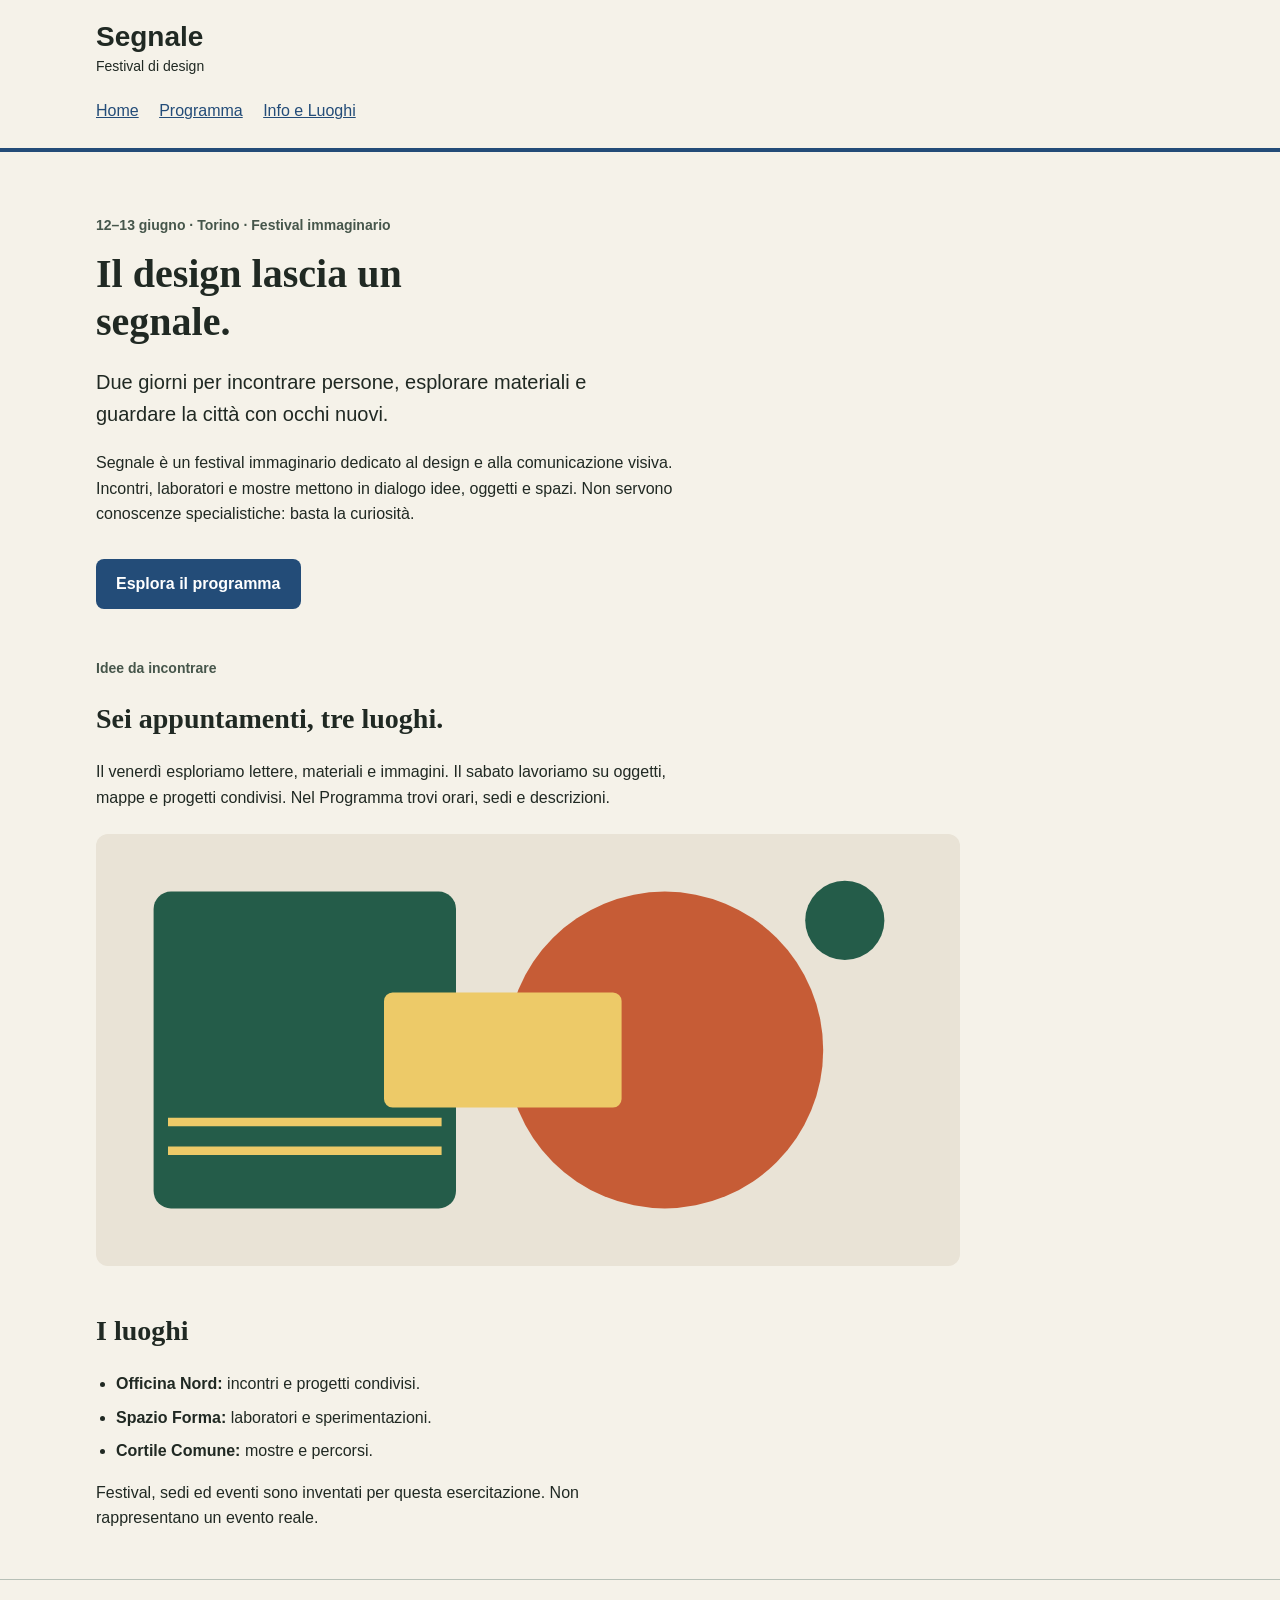
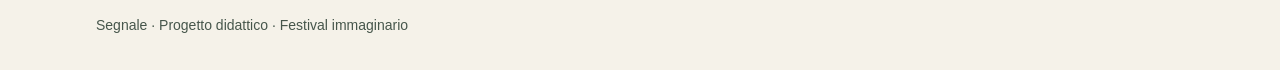
<file: index.html>
<!doctype html>
<html lang="it">
<head>
  <meta charset="utf-8">
  <meta name="viewport" content="width=device-width, initial-scale=1">
  <title>Segnale — Festival di design</title>
  <link rel="stylesheet" href="style.css">
</head>
<body>
  <a class="skip-link" href="#contenuto">Vai al contenuto</a>
  <header class="site-header">
    <div class="container">
      <a class="brand" href="index.html">Segnale<span>Festival di design</span></a>
      <nav>
        <a href="index.html">Home</a>
        <a href="programma.html">Programma</a>
        <a href="info.html">Info e Luoghi</a>
      </nav>
    </div>
  </header>

  <main id="contenuto" class="container">
    <section class="intro">
      <p class="eyebrow">12–13 giugno · Torino · Festival immaginario</p>
      <h1 id="titolo-home">Il design lascia un segnale.</h1>
      <p class="lead">Due giorni per incontrare persone, esplorare materiali e guardare la città con occhi nuovi.</p>
      <p class="reading-text">Segnale è un festival immaginario dedicato al design e alla comunicazione visiva. Incontri, laboratori e mostre mettono in dialogo idee, oggetti e spazi. Non servono conoscenze specialistiche: basta la curiosità.</p>
      <a class="button-link" href="programma.html">Esplora il programma</a>
    </section>

    <section class="content-section">
      <p class="eyebrow">Idee da incontrare</p>
      <h2 id="titolo-festival">Sei appuntamenti, tre luoghi.</h2>
      <p class="reading-text">Il venerdì esploriamo lettere, materiali e immagini. Il sabato lavoriamo su oggetti, mappe e progetti condivisi. Nel Programma trovi orari, sedi e descrizioni.</p>
      <img class="festival-image" src="assets/festival.svg" alt="Composizione geometrica di cerchi e rettangoli nei colori del festival" width="1200" height="600">
    </section>

    <section class="content-section">
      <h2 id="titolo-luoghi">I luoghi</h2>
      <ul class="venues">
        <li><strong>Officina Nord:</strong> incontri e progetti condivisi.</li>
        <li><strong>Spazio Forma:</strong> laboratori e sperimentazioni.</li>
        <li><strong>Cortile Comune:</strong> mostre e percorsi.</li>
      </ul>
      <p class="reading-text">Festival, sedi ed eventi sono inventati per questa esercitazione. Non rappresentano un evento reale.</p>
    </section>
  </main>

  <footer class="site-footer"><div class="container"><p>Segnale · Progetto didattico · Festival immaginario</p></div></footer>
</body>
</html>
</file>
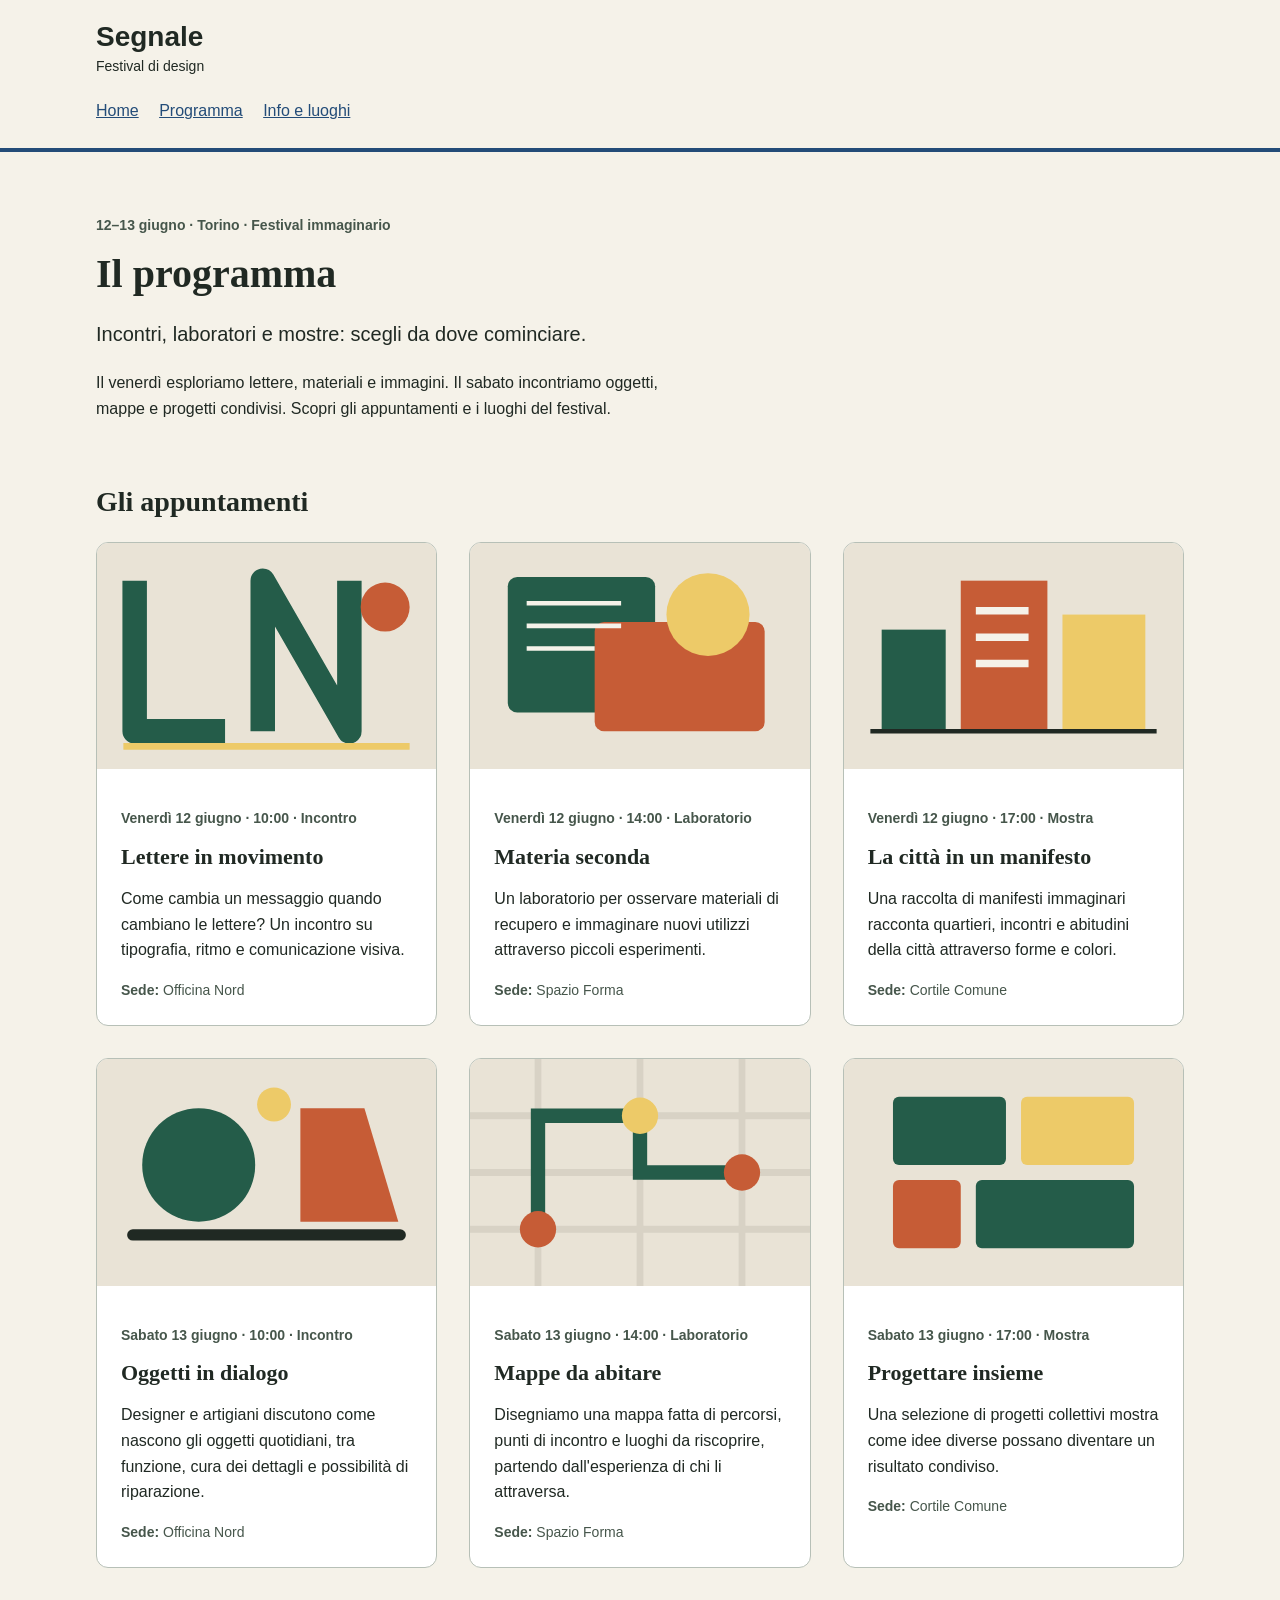
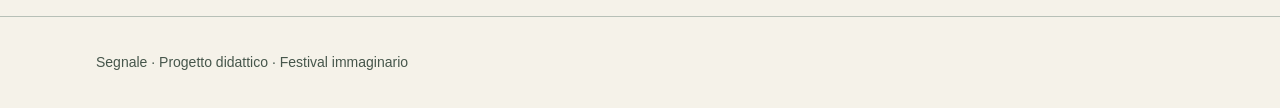
<file: programma.html>
<!doctype html>
<html lang="it">
<head>
  <meta charset="utf-8">
  <meta name="viewport" content="width=device-width, initial-scale=1">
  <title>Programma — Segnale</title>
  <link rel="stylesheet" href="style.css">
</head>
<body>
  <a class="skip-link" href="#contenuto">Vai al contenuto</a>
  <header class="site-header">
    <div class="container">
      <a class="brand" href="index.html">Segnale<span>Festival di design</span></a>
      <nav>
        <a href="index.html">Home</a>
        <a href="programma.html">Programma</a>
        <a href="info.html">Info e luoghi</a>
      </nav>
    </div>
  </header>

  <main id="contenuto" class="container">
    <section class="intro">
      <p class="eyebrow">12–13 giugno · Torino · Festival immaginario</p>
      <h1 id="titolo-programma">Il programma</h1>
      <p class="lead">Incontri, laboratori e mostre: scegli da dove cominciare.</p>
      <p class="reading-text">Il venerdì esploriamo lettere, materiali e immagini. Il sabato incontriamo oggetti, mappe e progetti condivisi. Scopri gli appuntamenti e i luoghi del festival.</p>
    </section>

    <section class="content-section">
      <h2 id="titolo-eventi">Gli appuntamenti</h2>
      <div class="event-grid">
        <article class="event-card">
          <img src="assets/lettere-in-movimento.svg" alt="Lettere geometriche disposte su una griglia" width="900" height="600">
          <div class="event-body">
            <p class="event-meta">Venerdì 12 giugno · 10:00 · Incontro</p>
            <h3>Lettere in movimento</h3>
            <p>Come cambia un messaggio quando cambiano le lettere? Un incontro su tipografia, ritmo e comunicazione visiva.</p>
            <p class="event-place"><strong>Sede:</strong> Officina Nord</p>
          </div>
        </article>
        <article class="event-card">
          <img src="assets/materia-seconda.svg" alt="Forme sovrapposte che richiamano campioni di materiali" width="900" height="600">
          <div class="event-body">
            <p class="event-meta">Venerdì 12 giugno · 14:00 · Laboratorio</p>
            <h3>Materia seconda</h3>
            <p>Un laboratorio per osservare materiali di recupero e immaginare nuovi utilizzi attraverso piccoli esperimenti.</p>
            <p class="event-place"><strong>Sede:</strong> Spazio Forma</p>
          </div>
        </article>
        <article class="event-card">
          <img src="assets/citta-manifesto.svg" alt="Rettangoli colorati compongono una città astratta." width="900" height="600">
          <div class="event-body">
            <p class="event-meta">Venerdì 12 giugno · 17:00 · Mostra</p>
            <h3>La città in un manifesto</h3>
            <p>Una raccolta di manifesti immaginari racconta quartieri, incontri e abitudini della città attraverso forme e colori.</p>
            <p class="event-place"><strong>Sede:</strong> Cortile Comune</p>
          </div>
        </article>
        <article class="event-card">
          <img src="assets/oggetti-dialogo.svg" alt="Due forme geometriche si fronteggiano sopra una linea comune." width="900" height="600">
          <div class="event-body">
            <p class="event-meta">Sabato 13 giugno · 10:00 · Incontro</p>
            <h3>Oggetti in dialogo</h3>
            <p>Designer e artigiani discutono come nascono gli oggetti quotidiani, tra funzione, cura dei dettagli e possibilità di riparazione.</p>
            <p class="event-place"><strong>Sede:</strong> Officina Nord</p>
          </div>
        </article>
        <article class="event-card">
          <img src="assets/mappe-abitare.svg" alt="Un percorso collega tre punti su una mappa geometrica." width="900" height="600">
          <div class="event-body">
            <p class="event-meta">Sabato 13 giugno · 14:00 · Laboratorio</p>
            <h3>Mappe da abitare</h3>
            <p>Disegniamo una mappa fatta di percorsi, punti di incontro e luoghi da riscoprire, partendo dall'esperienza di chi li attraversa.</p>
            <p class="event-place"><strong>Sede:</strong> Spazio Forma</p>
          </div>
        </article>
        <article class="event-card">
          <img src="assets/progettare-insieme.svg" alt="Moduli di colori diversi si incastrano in una composizione comune." width="900" height="600">
          <div class="event-body">
            <p class="event-meta">Sabato 13 giugno · 17:00 · Mostra</p>
            <h3>Progettare insieme</h3>
            <p>Una selezione di progetti collettivi mostra come idee diverse possano diventare un risultato condiviso.</p>
            <p class="event-place"><strong>Sede:</strong> Cortile Comune</p>
          </div>
        </article>
      </div>
    </section>
  </main>

  <footer class="site-footer"><div class="container"><p>Segnale · Progetto didattico · Festival immaginario</p></div></footer>
</body>
</html>
</file>
<file: style.css>
/* Segnale: esempio completo della consegna su Home e Programma. */

/* Valori condivisi: le regole interessate li richiamano con var(). */
:root {
  --colore-primario: #234c78;
  --colore-primario-scuro: #163454;
  --colore-sfondo: #f5f2e9;
  --colore-testo: #202923;
  --font-testo: Arial, Helvetica, sans-serif;
  --font-titoli: Georgia, "Times New Roman", serif;
}

* {
  box-sizing: border-box;
}

body {
  margin: 0;
  background: var(--colore-sfondo);
  color: var(--colore-testo);
  font-family: var(--font-testo);
  font-size: 1rem;
  line-height: 1.6;
}

a {
  color: var(--colore-primario);
}

a:hover {
  text-decoration: underline;
}

a:focus {
  outline: 3px solid var(--colore-testo);
}

.container {
  width: 92%;
  max-width: 68rem;
  margin: 0 auto;
}

.site-header {
  padding: 1.25rem 0;
  border-bottom: 4px solid var(--colore-primario);
}

.brand {
  display: inline-block;
  color: var(--colore-testo);
  font-size: 1.75rem;
  font-weight: bold;
  line-height: 1.2;
  text-decoration: none;
}

.brand span {
  display: block;
  margin-top: 0.25rem;
  font-size: 0.875rem;
  font-weight: normal;
}

nav {
  margin-top: 1rem;
}

nav a {
  display: inline-block;
  margin-right: 1rem;
  padding: 0.25rem 0;
}


.intro {
  padding: 3rem 0 1rem;
}

.eyebrow,
.event-meta {
  color: #46564b;
  font-size: 0.875rem;
  font-weight: bold;
}

h1,
h2,
h3 {
  font-family: var(--font-titoli);
  line-height: 1.2;
}

h1 {
  max-width: 18ch;
  margin: 0.75rem 0 1.25rem;
  font-size: 2.5rem;
}

h2 {
  font-size: 1.75rem;
}

h3 {
  margin: 0.5rem 0 0.75rem;
  font-size: 1.375rem;
}

.lead {
  max-width: 48ch;
  font-size: 1.25rem;
}

.reading-text {
  max-width: 65ch;
}

.button-link {
  display: inline-block;
  margin-top: 1rem;
  padding: 0.75rem 1.25rem;
  border-radius: 0.5rem;
  background: var(--colore-primario);
  color: #ffffff;
  font-weight: bold;
  text-decoration: none;
}

.button-link:hover {
  background: var(--colore-primario-scuro);
}

.content-section {
  margin: 2rem 0 3rem;
}

.festival-image {
  display: block;
  width: 100%;
  max-width: 54rem;
  height: auto;
  margin-top: 1.5rem;
  border-radius: 0.75rem;
}

.venues {
  padding-left: 1.25rem;
}

.venues li {
  margin-bottom: 0.5rem;
}

/* Disposizione di base: una colonna. */
.event-grid {
  display: grid;
  grid-template-columns: 1fr;
  gap: 2rem;
}

.event-card {
  overflow: hidden;
  border: 1px solid #b7c0b7;
  border-radius: 0.75rem;
  background: #ffffff;
}

.event-card img {
  display: block;
  width: 100%;
  height: auto;
}

.event-body {
  padding: 1.5rem;
}

.event-place {
  margin-bottom: 0;
  color: #46564b;
  font-size: 0.875rem;
}

.site-footer {
  padding: 1.25rem 0;
  border-top: 1px solid #b7c0b7;
  color: #46564b;
  font-size: 0.875rem;
}

.skip-link {
  position: absolute;
  top: -6rem;
  left: 1rem;
  padding: 0.75rem 1rem;
  background: #ffffff;
  color: var(--colore-testo);
}

.skip-link:focus {
  top: 1rem;
}

/* Da 600 px: due colonne. */
@media (min-width: 600px) {
  .event-grid {
    grid-template-columns: repeat(2, 1fr);
  }
}

/* Da 1024 px: tre colonne. Questa regola segue quella da 600 px. */
@media (min-width: 1024px) {
  .event-grid {
    grid-template-columns: repeat(3, 1fr);
  }
}

.map-container {
  width: 100%;
  max-width: 100%;
}

.map-container iframe {
  display: block;
  width: 100%;
  height: 450px;
  max-width: 100%;
  border: 0;
}
</file>
